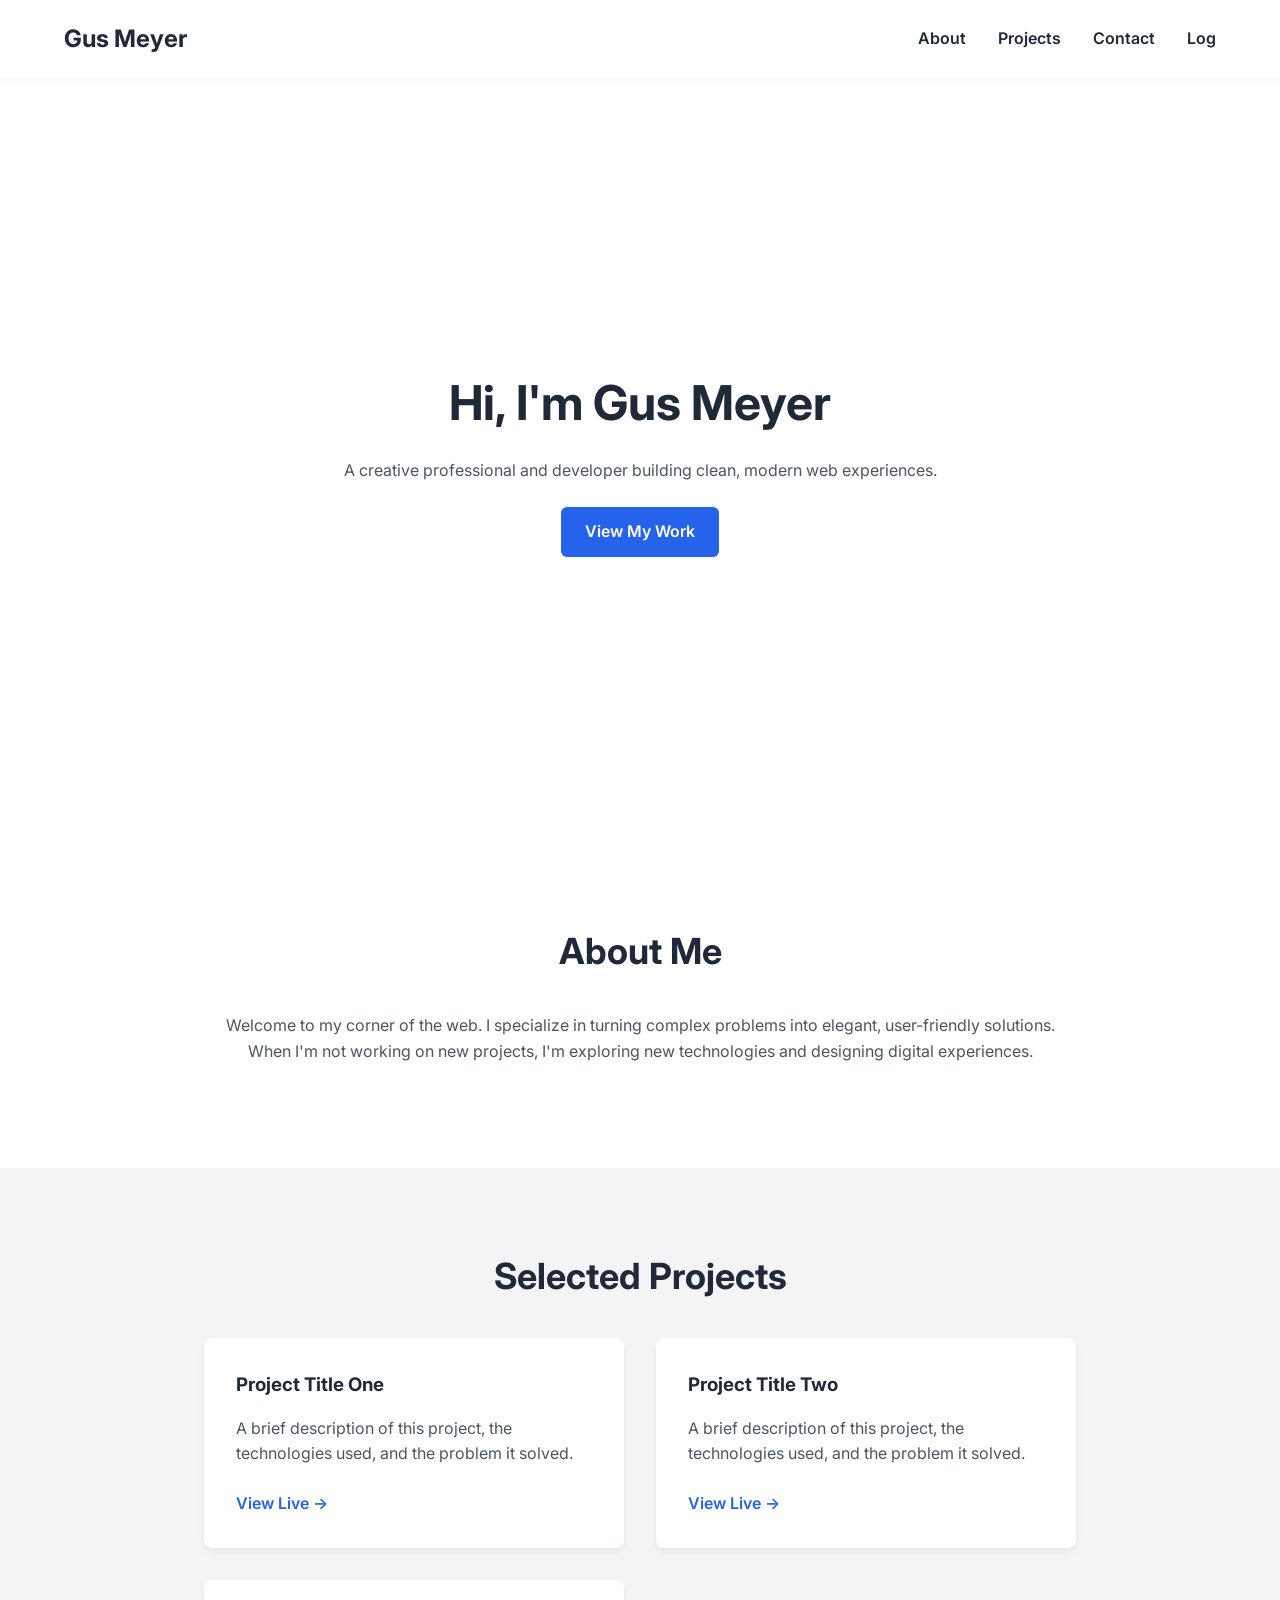
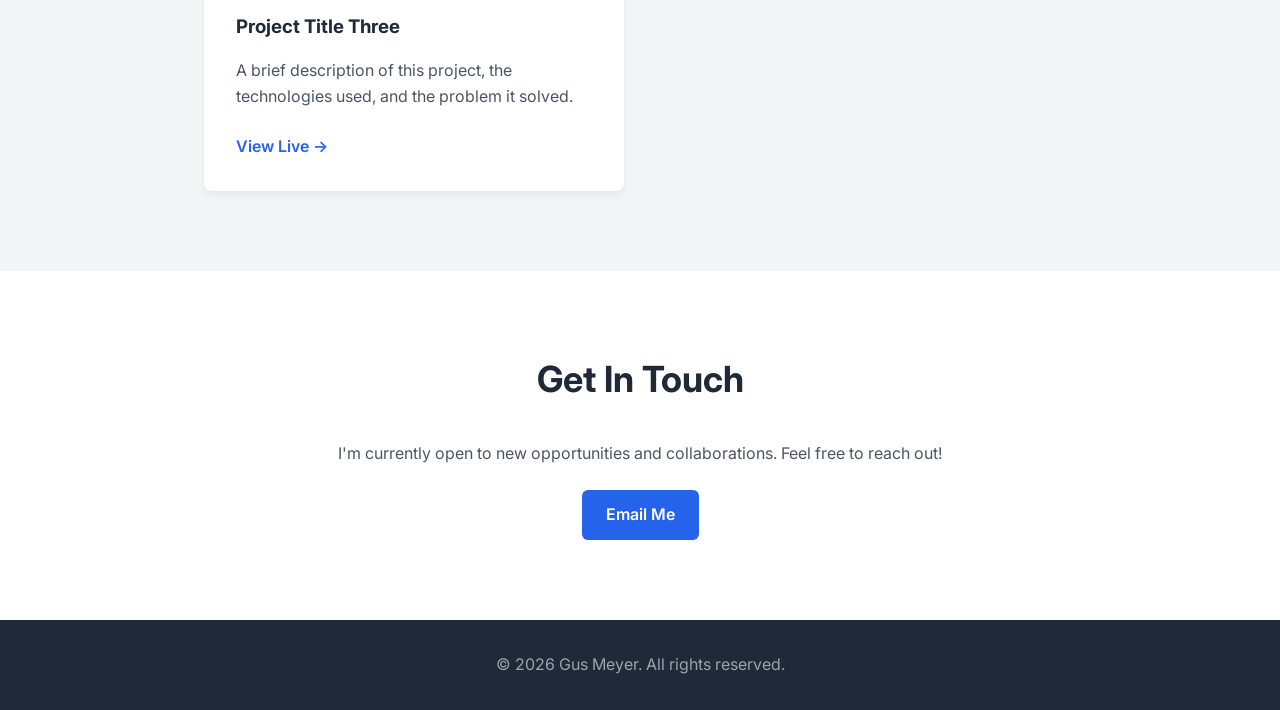
<file: index.html>
<!DOCTYPE html>
<html lang="en">
<head>
    <meta charset="UTF-8">
    <meta name="viewport" content="width=device-width, initial-scale=1.0">
    <title>Gus Meyer | Portfolio</title>
    <!-- Connects the CSS file we will create next -->
    <link rel="stylesheet" href="styles.css">
    <!-- Loads a clean, modern Google Font -->
    <link href="https://fonts.googleapis.com/css2?family=Inter:wght@300;400;600;700&display=swap" rel="stylesheet">
</head>
<body>
    <nav class="navbar">
        <div class="logo">Gus Meyer</div>
        <ul class="nav-links">
            <li><a href="#about">About</a></li>
            <li><a href="#projects">Projects</a></li>
            <li><a href="#contact">Contact</a></li>
            <li><a href="log.html">Log</a></li>
        </ul>
    </nav>

    <header id="home" class="hero">
        <div class="hero-content">
            <h1>Hi, I'm Gus Meyer</h1>
            <p>A creative professional and developer building clean, modern web experiences.</p>
            <a href="#projects" class="btn">View My Work</a>
        </div>
    </header>

    <section id="about" class="section">
        <div class="container">
            <h2>About Me</h2>
            <p>Welcome to my corner of the web. I specialize in turning complex problems into elegant, user-friendly solutions. When I'm not working on new projects, I'm exploring new technologies and designing digital experiences.</p>
        </div>
    </section>

    <section id="projects" class="section bg-light">
        <div class="container">
            <h2>Selected Projects</h2>
            <div class="project-grid">
                <!-- Project 1 -->
                <div class="project-card">
                    <h3>Project Title One</h3>
                    <p>A brief description of this project, the technologies used, and the problem it solved.</p>
                    <a href="#" class="project-link">View Live &rarr;</a>
                </div>
                <!-- Project 2 -->
                <div class="project-card">
                    <h3>Project Title Two</h3>
                    <p>A brief description of this project, the technologies used, and the problem it solved.</p>
                    <a href="#" class="project-link">View Live &rarr;</a>
                </div>
                <!-- Project 3 -->
                <div class="project-card">
                    <h3>Project Title Three</h3>
                    <p>A brief description of this project, the technologies used, and the problem it solved.</p>
                    <a href="#" class="project-link">View Live &rarr;</a>
                </div>
            </div>
        </div>
    </section>

    <section id="contact" class="section">
        <div class="container">
            <h2>Get In Touch</h2>
            <p>I'm currently open to new opportunities and collaborations. Feel free to reach out!</p>
            <!-- Update the email address below -->
            <a href="mailto:hello@gusmeyer.com" class="btn">Email Me</a>
        </div>
    </section>

    <footer>
        <p>&copy; 2026 Gus Meyer. All rights reserved.</p>
    </footer>
</body>
</html>
</file>
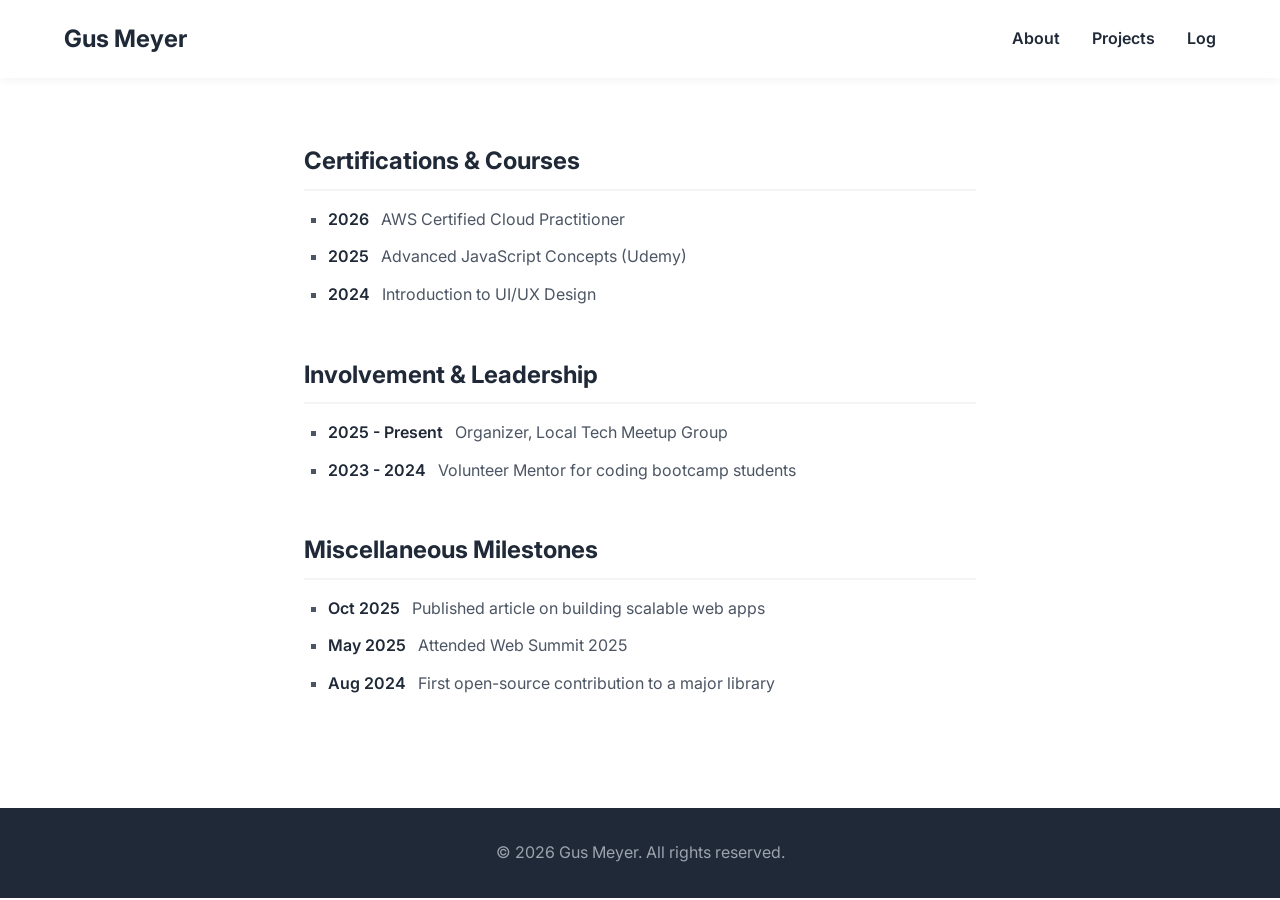
<file: log.html>
<!DOCTYPE html>
<html lang="en">
<head>
    <meta charset="UTF-8">
    <meta name="viewport" content="width=device-width, initial-scale=1.0">
    <title>Activity Log | Gus Meyer</title>
    <link rel="stylesheet" href="styles.css">
    <link href="https://fonts.googleapis.com/css2?family=Inter:wght@300;400;600;700&display=swap" rel="stylesheet">
    <style>
        /* Plain layout styling specifically for the log page */
        .log-container {
            text-align: left;
            max-width: 800px;
            margin: 0 auto;
            padding: 4rem 5%;
            min-height: 80vh;
        }
        .log-section {
            margin-bottom: 3rem;
        }
        .log-section h2 {
            text-align: left;
            font-size: 1.5rem;
            border-bottom: 2px solid var(--bg-light);
            padding-bottom: 0.5rem;
            margin-bottom: 1rem;
        }
        .log-list {
            list-style-type: square;
            padding-left: 1.5rem;
            color: var(--light-text);
        }
        .log-list li {
            margin-bottom: 0.75rem;
        }
        .log-date {
            font-weight: 600;
            color: var(--dark-text);
            margin-right: 0.5rem;
        }
    </style>
</head>
<body>
    <nav class="navbar">
        <div class="logo"><a href="index.html" style="text-decoration:none; color:inherit;">Gus Meyer</a></div>
        <ul class="nav-links">
            <li><a href="index.html#about">About</a></li>
            <li><a href="index.html#projects">Projects</a></li>
            <li><a href="log.html">Log</a></li>
        </ul>
    </nav>

    <div class="log-container">
        <!-- Section 1: Certificates -->
        <div class="log-section">
            <h2>Certifications & Courses</h2>
            <ul class="log-list">
                <li><span class="log-date">2026</span> AWS Certified Cloud Practitioner</li>
                <li><span class="log-date">2025</span> Advanced JavaScript Concepts (Udemy)</li>
                <li><span class="log-date">2024</span> Introduction to UI/UX Design</li>
            </ul>
        </div>

        <!-- Section 2: Involvement -->
        <div class="log-section">
            <h2>Involvement & Leadership</h2>
            <ul class="log-list">
                <li><span class="log-date">2025 - Present</span> Organizer, Local Tech Meetup Group</li>
                <li><span class="log-date">2023 - 2024</span> Volunteer Mentor for coding bootcamp students</li>
            </ul>
        </div>

        <!-- Section 3: Misc -->
        <div class="log-section">
            <h2>Miscellaneous Milestones</h2>
            <ul class="log-list">
                <li><span class="log-date">Oct 2025</span> Published article on building scalable web apps</li>
                <li><span class="log-date">May 2025</span> Attended Web Summit 2025</li>
                <li><span class="log-date">Aug 2024</span> First open-source contribution to a major library</li>
            </ul>
        </div>
    </div>

    <footer>
        <p>&copy; 2026 Gus Meyer. All rights reserved.</p>
    </footer>
</body>
</html>
</file>
<file: styles.css>
/* Color Palette & Base Settings */
:root {
    --primary-color: #2563eb; /* A professional blue */
    --dark-text: #1f2937;
    --light-text: #4b5563;
    --bg-color: #ffffff;
    --bg-light: #f3f4f6;
}

* {
    margin: 0;
    padding: 0;
    box-sizing: border-box;
    scroll-behavior: smooth;
}

body {
    font-family: 'Inter', sans-serif;
    color: var(--dark-text);
    background-color: var(--bg-color);
    line-height: 1.6;
}

/* Typography */
h1, h2, h3 { 
    font-weight: 700; 
    margin-bottom: 1rem; 
}
h1 { font-size: 3rem; }
h2 { 
    font-size: 2.25rem; 
    text-align: center; 
    margin-bottom: 2rem; 
}
p { 
    color: var(--light-text); 
    margin-bottom: 1.5rem; 
}

/* Buttons */
.btn {
    display: inline-block;
    padding: 0.75rem 1.5rem;
    background-color: var(--primary-color);
    color: #fff;
    text-decoration: none;
    border-radius: 6px;
    font-weight: 600;
    transition: background 0.3s ease;
}
.btn:hover { background-color: #1d4ed8; }

/* Navigation Bar */
.navbar {
    display: flex;
    justify-content: space-between;
    align-items: center;
    padding: 1.25rem 5%;
    background-color: var(--bg-color);
    box-shadow: 0 2px 10px rgba(0,0,0,0.05);
    position: sticky;
    top: 0;
    z-index: 1000;
}
.logo { 
    font-size: 1.5rem; 
    font-weight: 700; 
    color: var(--dark-text);
}
.nav-links { 
    list-style: none; 
    display: flex; 
    gap: 2rem; 
}
.nav-links a { 
    text-decoration: none; 
    color: var(--dark-text); 
    font-weight: 600; 
    transition: color 0.3s ease;
}
.nav-links a:hover { color: var(--primary-color); }

/* Layout & Spacing */
.container { 
    max-width: 1000px; 
    margin: 0 auto; 
    padding: 0 5%; 
    text-align: center;
}
.section { padding: 5rem 0; }
.bg-light { background-color: var(--bg-light); }

/* Hero Section */
.hero {
    height: 85vh;
    display: flex;
    align-items: center;
    justify-content: center;
    text-align: center;
    padding: 0 5%;
}
.hero-content { max-width: 700px; }

/* Projects Grid */
.project-grid {
    display: grid;
    grid-template-columns: repeat(auto-fit, minmax(280px, 1fr));
    gap: 2rem;
    text-align: left;
}
.project-card {
    background: #fff;
    padding: 2rem;
    border-radius: 8px;
    box-shadow: 0 4px 6px rgba(0,0,0,0.05);
    transition: transform 0.3s ease, box-shadow 0.3s ease;
}
.project-card:hover { 
    transform: translateY(-5px); 
    box-shadow: 0 10px 15px rgba(0,0,0,0.1);
}
.project-link {
    text-decoration: none;
    color: var(--primary-color);
    font-weight: 600;
}

/* Footer */
footer { 
    text-align: center; 
    padding: 2rem; 
    background: var(--dark-text); 
    color: #fff; 
}
footer p { color: #9ca3af; margin: 0; }

/* Mobile Responsiveness */
@media (max-width: 768px) {
    .nav-links { display: none; } /* Simple fallback for mobile */
    h1 { font-size: 2.25rem; }
    .hero { height: 70vh; }
}
</file>
